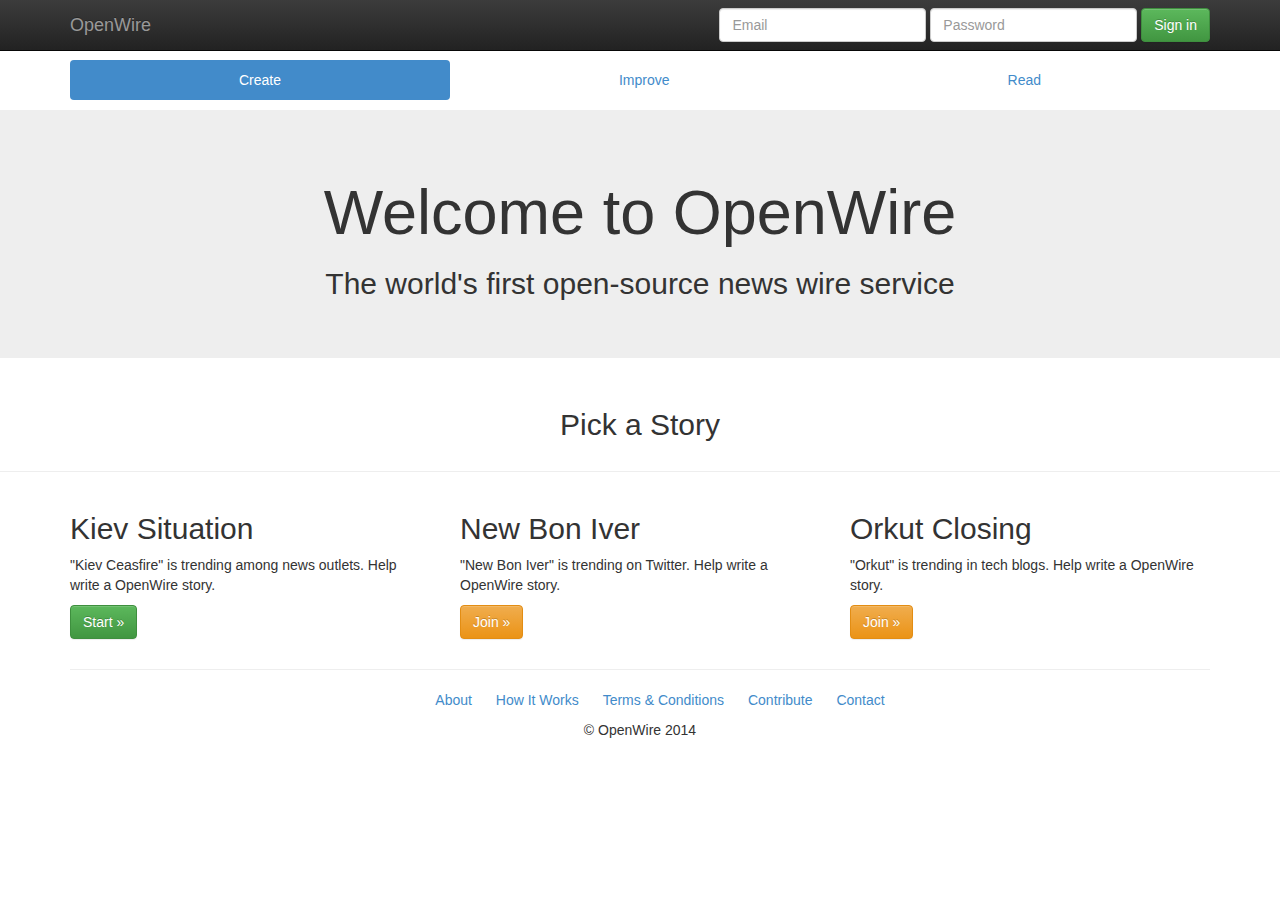
<file: index.html>
<!DOCTYPE html>
<!--[if lt IE 7]>      <html class="no-js lt-ie9 lt-ie8 lt-ie7"> <![endif]-->
<!--[if IE 7]>         <html class="no-js lt-ie9 lt-ie8"> <![endif]-->
<!--[if IE 8]>         <html class="no-js lt-ie9"> <![endif]-->
<!--[if gt IE 8]><!--> <html class="no-js"> <!--<![endif]-->
    <head>
        <meta charset="utf-8">
        <meta http-equiv="X-UA-Compatible" content="IE=edge,chrome=1">
        <title>OpenWire - The World's First Open-Source News Wire</title>
        <meta name="description" content="">
        <meta name="viewport" content="width=device-width, initial-scale=1">

        <link rel="stylesheet" href="css/bootstrap.min.css">
        <style>
            body {
                padding-top: 50px;
                padding-bottom: 20px;
            }
        </style>
        <link rel="stylesheet" href="css/bootstrap-theme.min.css">
        <link rel="stylesheet" href="css/main.css">

        <!--[if lt IE 9]>
            <script src="js/vendor/html5-3.6-respond-1.1.0.min.js"></script>
        <![endif]-->
    </head>
    <body>
        <!--[if lt IE 7]>
            <p class="browsehappy">You are using an <strong>outdated</strong> browser. Please <a href="http://browsehappy.com/">upgrade your browser</a> to improve your experience.</p>
        <![endif]-->
    <div class="navbar navbar-inverse navbar-fixed-top" role="navigation">
      <div class="container">
        <div class="navbar-header">
          <button type="button" class="navbar-toggle" data-toggle="collapse" data-target=".navbar-collapse">
            <span class="sr-only">Toggle navigation</span>
            <span class="icon-bar"></span>
            <span class="icon-bar"></span>
            <span class="icon-bar"></span>
          </button>
          <a class="navbar-brand" href="index.html">OpenWire</a>
        </div>
        <div class="navbar-collapse collapse">
          <form class="navbar-form navbar-right" role="form">
            <div class="form-group">
              <input type="text" placeholder="Email" class="form-control">
            </div>
            <div class="form-group">
              <input type="password" placeholder="Password" class="form-control">
            </div>
            <button type="submit" class="btn btn-success">Sign in</button>
          </form>
        </div><!--/.navbar-collapse -->
      </div>
  </div>

    <div class="container">
        <ul class="nav nav-pills nav-justified pull-right clearfix">
            <li class="active"><a href="index.html">Create</a></li>
            <li><a href="improve.html">Improve</a></li>
            <li><a href="read.html">Read</a></li>
        </ul>
    </div>
    <!-- Main jumbotron for a primary marketing message or call to action -->
    <div class="jumbotron">
      <div class="container text-center">
          <h1>Welcome to OpenWire</h1>
          <h2>The world's first open-source news wire service</h2>
      </div>
    </div>

    <div class="container text-center">
      <h2>Pick a Story</h2>
    </div>
    <hr>

    <div class="container">
      <!-- Example row of columns -->
      <div class="row">
        <div class="col-md-4">
          <h2>Kiev Situation</h2>
          <p>"Kiev Ceasfire" is trending among news outlets. Help write a OpenWire story.</p>
          <p><a class="btn btn-success" href="edit.html" role="button">Start &raquo;</a></p>
        </div>
        <div class="col-md-4">
          <h2>New Bon Iver</h2>
          <p>"New Bon Iver" is trending on Twitter. Help write a OpenWire story.</p>
          <p><a class="btn btn-warning" href="edit.html" role="button">Join &raquo;</a></p>
       </div>
        <div class="col-md-4">
          <h2>Orkut Closing</h2>
          <p>"Orkut" is trending in tech blogs. Help write a OpenWire story.</p>
          <p><a class="btn btn-warning" href="edit.html" role="button">Join &raquo;</a></p>
        </div>
      </div>

      <hr>

        <footer>
            <nav>
                <ul>
                    <li><a href="#">About</a></li>
                    <li><a href="#">How It Works</a></li>
                    <li><a href="#">Terms & Conditions</a></li>
                    <li><a href="#">Contribute</a></li>
                    <li><a href="#">Contact</a></li>
                </ul>
            </nav>
            <p>&copy; OpenWire 2014</p>
            </footer>
        </div> <!-- /container -->        <script src="//ajax.googleapis.com/ajax/libs/jquery/1.11.0/jquery.min.js"></script>
        <script>window.jQuery || document.write('<script src="js/vendor/jquery-1.11.0.min.js"><\/script>')</script>

        <script src="js/vendor/bootstrap.min.js"></script>

        <script src="js/main.js"></script>

        <!-- Google Analytics: change UA-XXXXX-X to be your site's ID.
        <script>
            (function(b,o,i,l,e,r){b.GoogleAnalyticsObject=l;b[l]||(b[l]=
            function(){(b[l].q=b[l].q||[]).push(arguments)});b[l].l=+new Date;
            e=o.createElement(i);r=o.getElementsByTagName(i)[0];
            e.src='//www.google-analytics.com/analytics.js';
            r.parentNode.insertBefore(e,r)}(window,document,'script','ga'));
            ga('create','UA-XXXXX-X');ga('send','pageview');
        </script> -->
    </body>
</html>
</file>
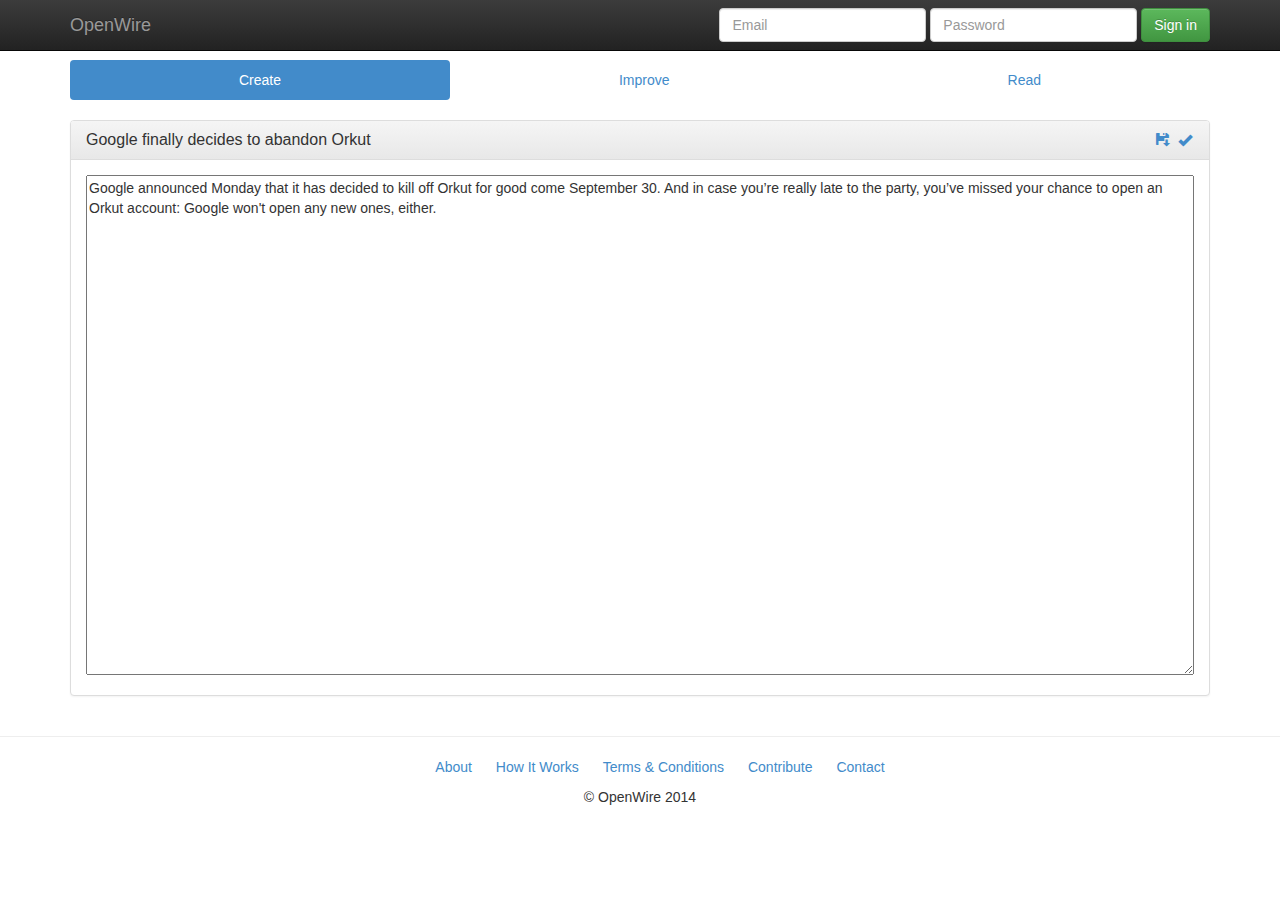
<file: edit.html>
<!DOCTYPE html>
<!--[if lt IE 7]>      <html class="no-js lt-ie9 lt-ie8 lt-ie7"> <![endif]-->
<!--[if IE 7]>         <html class="no-js lt-ie9 lt-ie8"> <![endif]-->
<!--[if IE 8]>         <html class="no-js lt-ie9"> <![endif]-->
<!--[if gt IE 8]><!--> <html class="no-js"> <!--<![endif]-->
    <head>
        <meta charset="utf-8">
        <meta http-equiv="X-UA-Compatible" content="IE=edge,chrome=1">
        <title>OpenWire - The World's First Open-Source News Wire</title>
        <meta name="description" content="">
        <meta name="viewport" content="width=device-width, initial-scale=1">

        <link rel="stylesheet" href="css/bootstrap.min.css">
        <style>
            body {
                padding-top: 50px;
                padding-bottom: 20px;
            }
        </style>
        <link rel="stylesheet" href="css/bootstrap-theme.min.css">
        <link rel="stylesheet" href="css/main.css">

        <!--[if lt IE 9]>
            <script src="js/vendor/html5-3.6-respond-1.1.0.min.js"></script>
        <![endif]-->
    </head>
    <body>
        <!--[if lt IE 7]>
            <p class="browsehappy">You are using an <strong>outdated</strong> browser. Please <a href="http://browsehappy.com/">upgrade your browser</a> to improve your experience.</p>
        <![endif]-->
    <div class="navbar navbar-inverse navbar-fixed-top" role="navigation">
      <div class="container">
        <div class="navbar-header">
          <button type="button" class="navbar-toggle" data-toggle="collapse" data-target=".navbar-collapse">
            <span class="sr-only">Toggle navigation</span>
            <span class="icon-bar"></span>
            <span class="icon-bar"></span>
            <span class="icon-bar"></span>
          </button>
          <a class="navbar-brand" href="index.html">OpenWire</a>
        </div>
        <div class="navbar-collapse collapse">
          <form class="navbar-form navbar-right" role="form">
            <div class="form-group">
              <input type="text" placeholder="Email" class="form-control">
            </div>
            <div class="form-group">
              <input type="password" placeholder="Password" class="form-control">
            </div>
            <button type="submit" class="btn btn-success">Sign in</button>
          </form>
        </div><!--/.navbar-collapse -->
      </div>
  </div>

    <div class="container">
        <ul class="nav nav-pills nav-justified pull-right clearfix">
            <li class="active"><a href="index.html">Create</a></li>
            <li><a href="improve.html">Improve</a></li>
            <li><a href="read.html">Read</a></li>
        </ul>
    </div>

    <div class="container edit-story">
        <div class="panel panel-default">
            <div class="panel-heading">
                <h3 class="panel-title">Google finally decides to abandon Orkut</h3>
                 <span class="edit-icons pull-right">
                    <a href="improve.html"><span class="glyphicon glyphicon-floppy-save" title="Save"></span></a>
                    <a href="improve.html"><span class="glyphicon glyphicon glyphicon-ok" title="Done"></span></a>
                    
                </span>
            </div>
            <div class="panel-body">
                <textarea>Google announced Monday that it has decided to kill off Orkut for good come September 30. And in case you’re really late to the party, you’ve missed your chance to open an Orkut account: Google won't open any new ones, either.</textarea>
            </div>
        </div>
    </div>

    <hr>

        <footer>
            <nav>
                <ul>
                    <li><a href="#">About</a></li>
                    <li><a href="#">How It Works</a></li>
                    <li><a href="#">Terms & Conditions</a></li>
                    <li><a href="#">Contribute</a></li>
                    <li><a href="#">Contact</a></li>
                </ul>
            </nav>
            <p>&copy; OpenWire 2014</p>
      </footer>
    </div> <!-- /container -->        <script src="//ajax.googleapis.com/ajax/libs/jquery/1.11.0/jquery.min.js"></script>
        <script>window.jQuery || document.write('<script src="js/vendor/jquery-1.11.0.min.js"><\/script>')</script>

        <script src="js/vendor/bootstrap.min.js"></script>

        <script src="js/main.js"></script>

        <!-- Google Analytics: change UA-XXXXX-X to be your site's ID.
        <script>
            (function(b,o,i,l,e,r){b.GoogleAnalyticsObject=l;b[l]||(b[l]=
            function(){(b[l].q=b[l].q||[]).push(arguments)});b[l].l=+new Date;
            e=o.createElement(i);r=o.getElementsByTagName(i)[0];
            e.src='//www.google-analytics.com/analytics.js';
            r.parentNode.insertBefore(e,r)}(window,document,'script','ga'));
            ga('create','UA-XXXXX-X');ga('send','pageview');
        </script> -->
    </body>
</html>
</file>
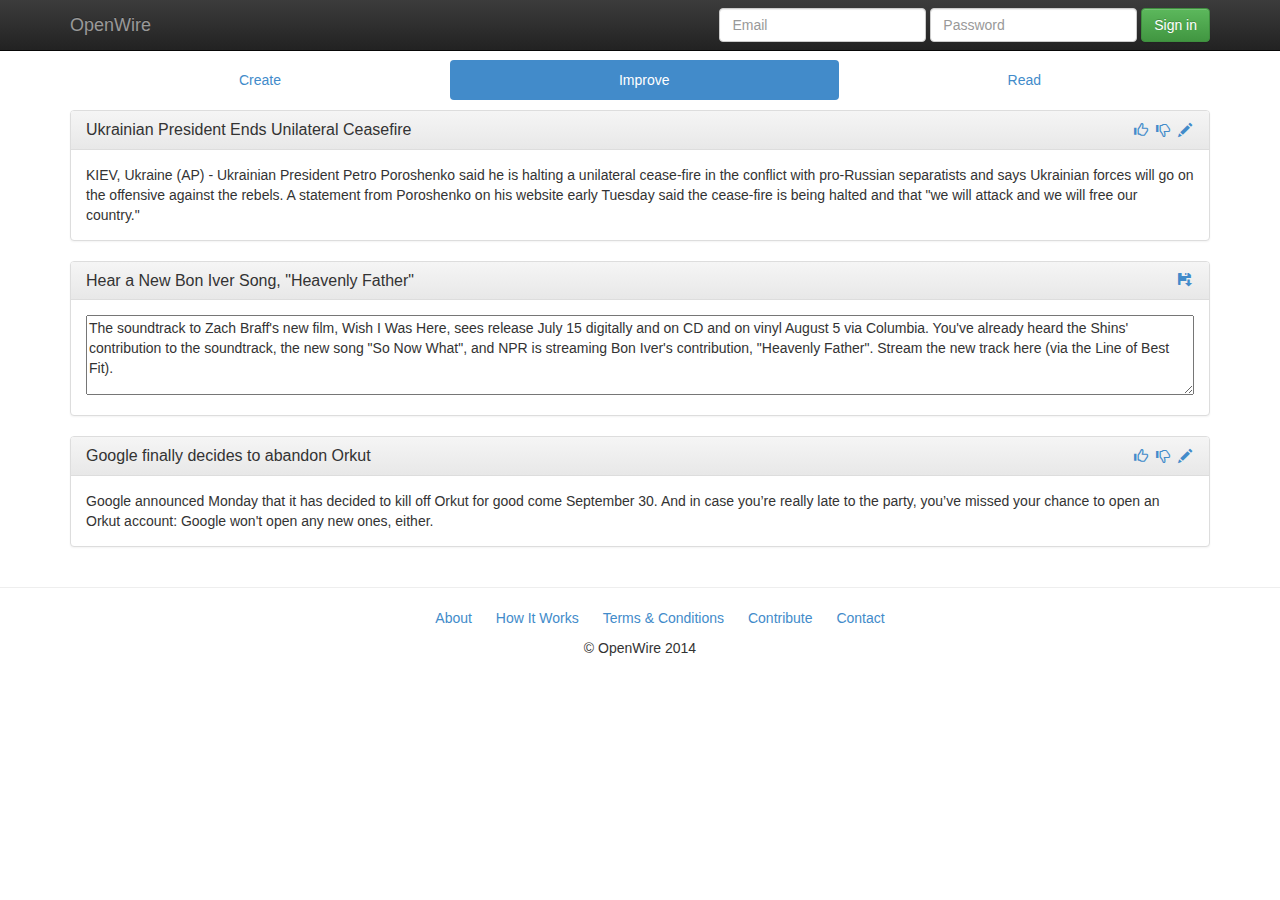
<file: improve.html>
<!DOCTYPE html>
<!--[if lt IE 7]>      <html class="no-js lt-ie9 lt-ie8 lt-ie7"> <![endif]-->
<!--[if IE 7]>         <html class="no-js lt-ie9 lt-ie8"> <![endif]-->
<!--[if IE 8]>         <html class="no-js lt-ie9"> <![endif]-->
<!--[if gt IE 8]><!--> <html class="no-js"> <!--<![endif]-->
    <head>
        <meta charset="utf-8">
        <meta http-equiv="X-UA-Compatible" content="IE=edge,chrome=1">
        <title>OpenWire - The World's First Open-Source News Wire</title>
        <meta name="description" content="">
        <meta name="viewport" content="width=device-width, initial-scale=1">

        <link rel="stylesheet" href="css/bootstrap.min.css">
        <style>
            body {
                padding-top: 50px;
                padding-bottom: 20px;
            }
        </style>
        <link rel="stylesheet" href="css/bootstrap-theme.min.css">
        <link rel="stylesheet" href="css/main.css">

        <!--[if lt IE 9]>
            <script src="js/vendor/html5-3.6-respond-1.1.0.min.js"></script>
        <![endif]-->
    </head>
    <body>
        <!--[if lt IE 7]>
            <p class="browsehappy">You are using an <strong>outdated</strong> browser. Please <a href="http://browsehappy.com/">upgrade your browser</a> to improve your experience.</p>
        <![endif]-->
    <div class="navbar navbar-inverse navbar-fixed-top" role="navigation">
      <div class="container">
        <div class="navbar-header">
          <button type="button" class="navbar-toggle" data-toggle="collapse" data-target=".navbar-collapse">
            <span class="sr-only">Toggle navigation</span>
            <span class="icon-bar"></span>
            <span class="icon-bar"></span>
            <span class="icon-bar"></span>
          </button>
          <a class="navbar-brand" href="index.html">OpenWire</a>
        </div>
        <div class="navbar-collapse collapse">
          <form class="navbar-form navbar-right" role="form">
            <div class="form-group">
              <input type="text" placeholder="Email" class="form-control">
            </div>
            <div class="form-group">
              <input type="password" placeholder="Password" class="form-control">
            </div>
            <button type="submit" class="btn btn-success">Sign in</button>
          </form>
        </div><!--/.navbar-collapse -->
      </div>
  </div>

    <div class="container">
        <ul class="nav nav-pills nav-justified pull-right clearfix">
            <li><a href="index.html">Create</a></li>
            <li class="active"><a href="improve.html">Improve</a></li>
            <li><a href="read.html">Read</a></li>
        </ul>
    </div>

    <div class="container"></div>

    <div class="container">
        <div class="panel panel-default">
            <div class="panel-heading">
                <h3 class="panel-title">Ukrainian President Ends Unilateral Ceasefire</h3>
                <span class="edit-icons pull-right">
                    <a href="#"><span class="glyphicon glyphicon-thumbs-up"></span></a>
                    <a href="#"><span class="glyphicon glyphicon-thumbs-down"></span></a>
                    <a href="#"><span class="glyphicon glyphicon-pencil"></span></a>
                </span>
            </div>
            <div class="panel-body">
                  KIEV, Ukraine (AP) - Ukrainian President Petro Poroshenko said he is halting a unilateral cease-fire in the conflict with pro-Russian separatists and says Ukrainian forces will go on the offensive against the rebels. A statement from Poroshenko on his website early Tuesday said the cease-fire is being halted and that "we will attack and we will free our country."
            </div>
        </div>
    </div>

    <div class="container">
        <div class="panel panel-default">
            <div class="panel-heading">
                <h3 class="panel-title">Hear a New Bon Iver Song, "Heavenly Father"</h3>
                 <span class="edit-icons pull-right">
                    <a href="#"><span class="glyphicon glyphicon-floppy-save"></span></a>
                </span>
            </div>
            <div class="panel-body">
                <textarea>The soundtrack to Zach Braff's new film, Wish I Was Here, sees release July 15 digitally and on CD and on vinyl August 5 via Columbia. You've already heard the Shins' contribution to the soundtrack, the new song "So Now What", and NPR is streaming Bon Iver's contribution, "Heavenly Father". Stream the new track here (via the Line of Best Fit).</textarea>
            </div>
        </div>
    </div>
   <div class="container">
        <div class="panel panel-default">
            <div class="panel-heading">
                <h3 class="panel-title">Google finally decides to abandon Orkut</h3>
                 <span class="edit-icons pull-right">
                    <a href="#"><span class="glyphicon glyphicon-thumbs-up"></span></a>
                    <a href="#"><span class="glyphicon glyphicon-thumbs-down"></span></a>
                    <a href="#"><span class="glyphicon glyphicon-pencil"></span></a>
                </span>            </div>
            <div class="panel-body">
                  Google announced Monday that it has decided to kill off Orkut for good come September 30. And in case you’re really late to the party, you’ve missed your chance to open an Orkut account: Google won't open any new ones, either.
            </div>
        </div>
    </div> 
    <hr>

        <footer>
            <nav>
                <ul>
                    <li><a href="#">About</a></li>
                    <li><a href="#">How It Works</a></li>
                    <li><a href="#">Terms & Conditions</a></li>
                    <li><a href="#">Contribute</a></li>
                    <li><a href="#">Contact</a></li>
                </ul>
            </nav>
            <p>&copy; OpenWire 2014</p>
      </footer>
    </div> <!-- /container -->        <script src="//ajax.googleapis.com/ajax/libs/jquery/1.11.0/jquery.min.js"></script>
        <script>window.jQuery || document.write('<script src="js/vendor/jquery-1.11.0.min.js"><\/script>')</script>

        <script src="js/vendor/bootstrap.min.js"></script>

        <script src="js/main.js"></script>

        <!-- Google Analytics: change UA-XXXXX-X to be your site's ID.
        <script>
            (function(b,o,i,l,e,r){b.GoogleAnalyticsObject=l;b[l]||(b[l]=
            function(){(b[l].q=b[l].q||[]).push(arguments)});b[l].l=+new Date;
            e=o.createElement(i);r=o.getElementsByTagName(i)[0];
            e.src='//www.google-analytics.com/analytics.js';
            r.parentNode.insertBefore(e,r)}(window,document,'script','ga'));
            ga('create','UA-XXXXX-X');ga('send','pageview');
        </script> -->
    </body>
</html>
</file>
<file: css/main.css>
/* ==========================================================================
   Author's custom styles
   ========================================================================== */
/* Header */
.nav-pills {
    margin: 10px 0;
}

/* Edit view */
.edit-story {
    margin: 10px auto;
}

.edit-story .panel textarea {
    height: 500px;
}

/* Improve View */
.edit-icons {
    margin-top: -18px;
}

.edit-icons span {
    margin: 0 2px;
}

.panel textarea {
    width: 100%;
    min-height: 80px;
}

/* Read View */
.share img {
    margin: 60px auto;
}

/* Footer */
footer {
    text-align: center;
}

footer nav ul {
    width: 100%;
}

footer nav ul li {
    display: inline-block;
    padding: 0 10px;
}
</file>
